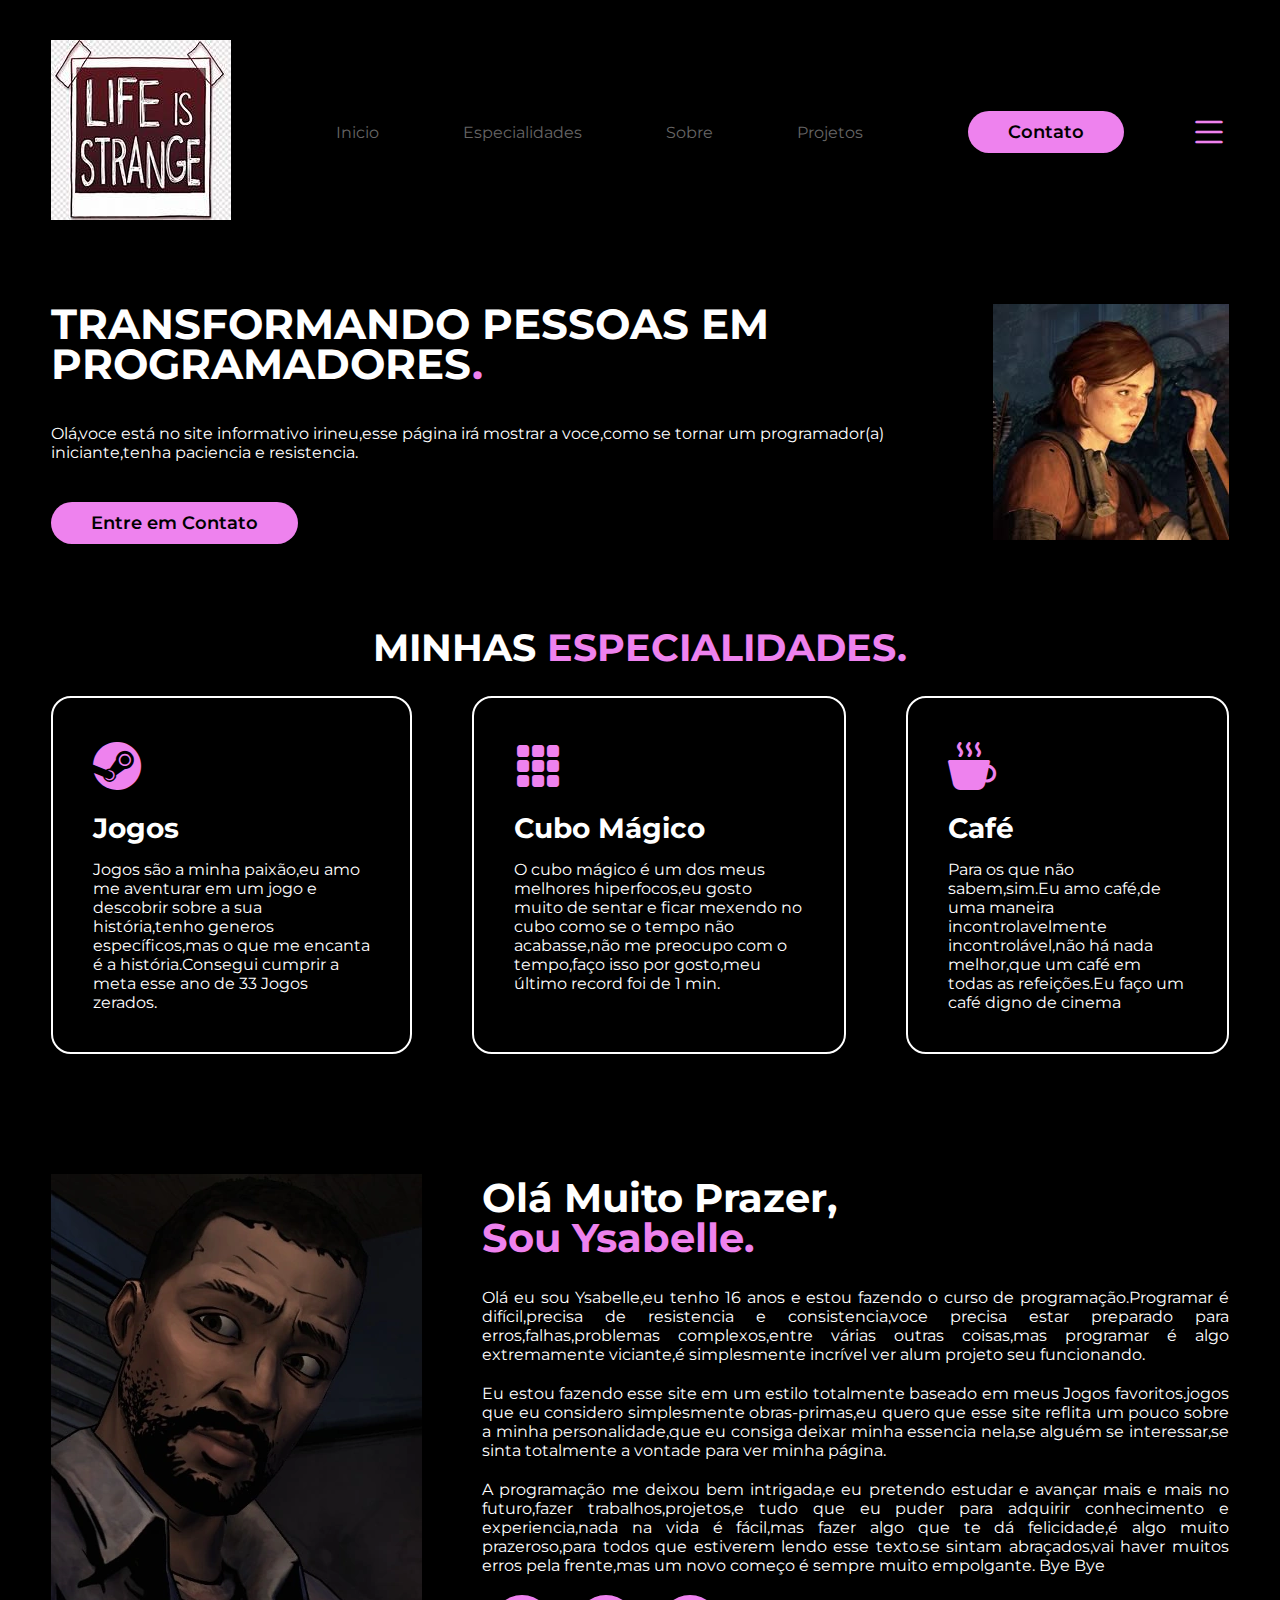
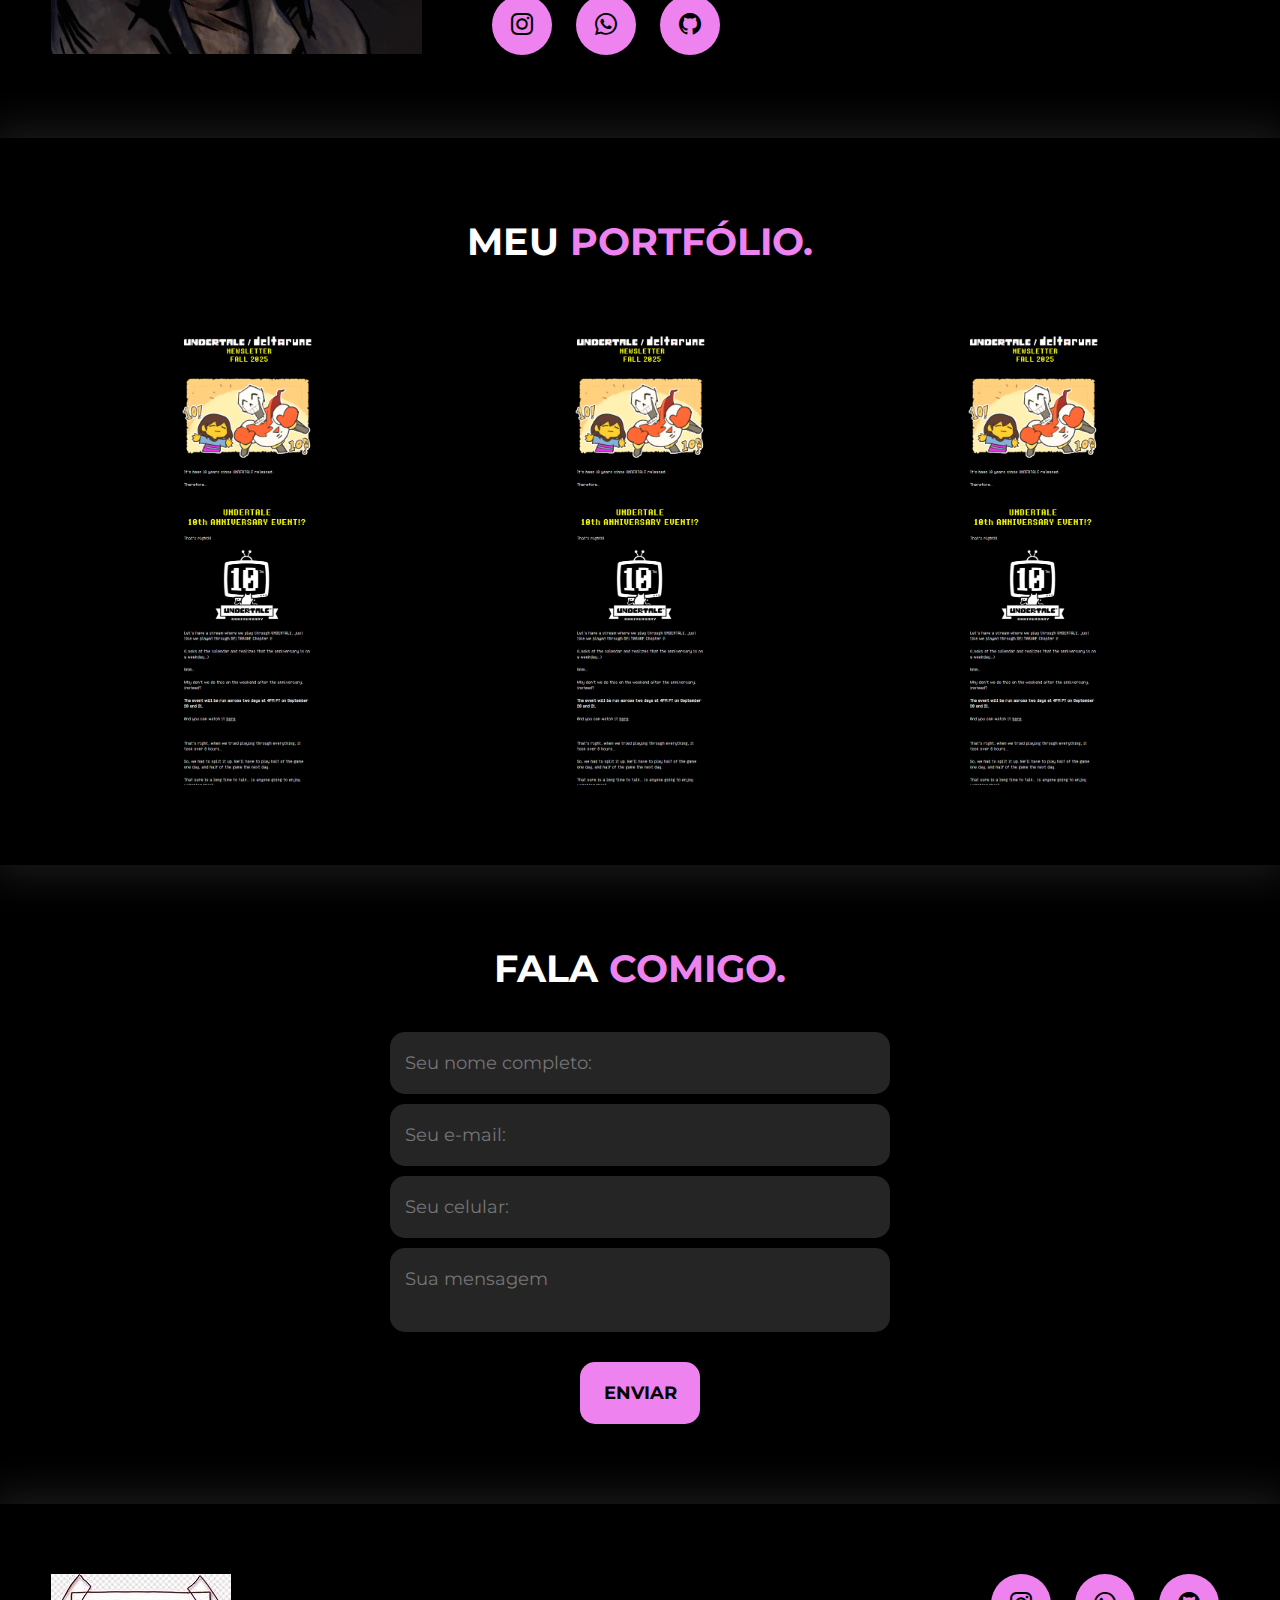
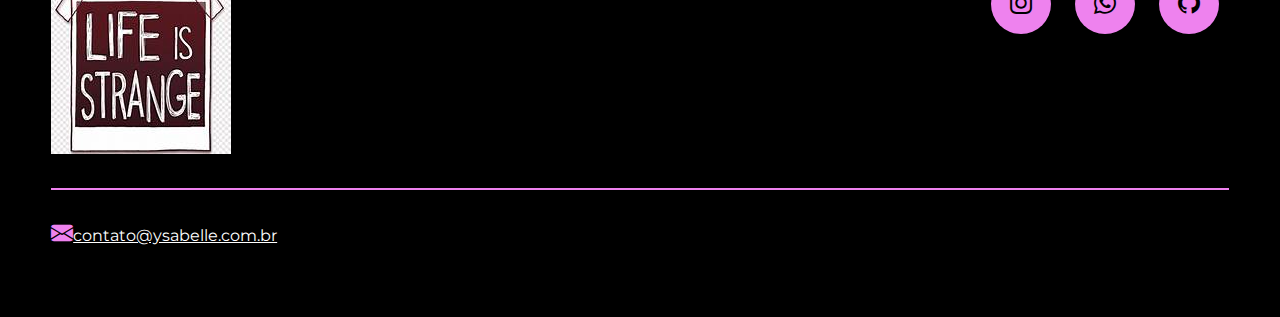
<file: index.html>
<!DOCTYPE html>
<html lang="pt-br">
<head>
    <meta charset="UTF-8">
    <meta name="viewport" content="width=device-width, initial-scale=1.0">
    <!--COMEÇA GOOGLE FONTS-->
    <link rel="preconnect" href="https://fonts.googleapis.com">
    <link rel="preconnect" href="https://fonts.gstatic.com" crossorigin>
    <link href="https://fonts.googleapis.com/css2?family=Montserrat:ital,wght@0,100..900;1,100..900&family=Roboto:ital,wght@0,100..900;1,100..900&display=swap" rel="stylesheet">

    <link rel="stylesheet" href="https://cdn.jsdelivr.net/npm/bootstrap-icons@1.13.1/font/bootstrap-icons.min.css">

    <!--ACABA O GOOGLE FONTS-->
  
    <title>Site informativo-Irineu</title>
    <link rel="stylesheet" href="style.css">

    <script src="menu.js" defer></script>

</head>
<body>
  
     <header>
     
            <div class="interface">
                <div class="logo">
                    <a href="#">
                        <img src="images/logo 1.jfif" alt="logo do Site informativo-Irineu">
                     </a>
                </div>

            <nav class="menu-desktop">
                <ul>
                    <li><a href="#">Inicio</a></li> 
                    <li><a href="Especialidades.html">Especialidades</a></li> 
                    <li><a href="sobre.html">Sobre</a></li> 
                    <li><a href="projetos.html">Projetos</a></li> 
                </ul>
            </nav>

            <div class="btn-contato">
                    <a href="https://www.instagram.com/" target=>
                                <button>Contato</button>
                                <a>

                            </a>
                    </div>


                    <div class="btn-abrir-menu" id="btn-menu">
                        <i class="bi bi-list"></i>

                    </div>


                    <div class="menu-mobile" id="menu-mobile">
                        <div class="btn-fechar">
                            <i class="bi bi-x-lg"></i>
                        </div>

                        <nav>
                            <ul>
                                <li><a href="#">Inícios</a></li>
                                <li><a href="#">Especialidades</a></li>
                                <li><a href="#">Sobre</a></li>
                                <li><a href="#">Projetos</a></li>
                                <li><a href="#">Contato</a></li>
                            </ul>
                        </nav>


                    </div>
                    <div class="overlay-menu" id="overlay-menu">

                    </div>
                </div>
            </header>

        <main>
              <section class="topo-do-site">
                    <div class="interface">
                        <div class="flex">
                            <div class="txt-topo-site">
                                    <h1>TRANSFORMANDO PESSOAS EM PROGRAMADORES<span>.</span></h1>
                                    <p>Olá,voce está no site informativo irineu,esse página irá mostrar a voce,como se tornar um programador(a) iniciante,tenha paciencia e resistencia.
                                    </p>


                                <div class="btn-contato">
                                    <a href="#">
                                                <button>Entre em Contato</button>
                                            </a>
                                         </div>    
                                    </div>
                                       
                                <div class="img-topo-site">
                                                <img src="images/ellie2.jpg" alt="">
                                         </div>
                                    </div>
                                </div>
                            </div>   
                        </section> 

                        <section class="especialidades">
        
                                </div>
                              <div class="interface">
                                <h2 class="titulo">MINHAS <span>ESPECIALIDADES.</span></h2>
                                <div class="flex">
                                    <div class="especialidades-box">
                                        <i class="bi bi-steam"></i>
                                        <h3>Jogos</h3>
                                        <p>Jogos são a minha paixão,eu amo me aventurar em um jogo e descobrir sobre a sua história,tenho generos específicos,mas o que me encanta é a história.Consegui cumprir a meta esse ano de 33 Jogos zerados.</p>
                                    </div>

                                    <div class="especialidades-box">
                                        <i class="bi bi-grid-3x3-gap-fill"></i>
                                        <h3>Cubo Mágico</h3>
                                        <p>O cubo mágico é um dos meus melhores hiperfocos,eu gosto muito de sentar e ficar mexendo no cubo como se o tempo não acabasse,não me preocupo com o tempo,faço isso por gosto,meu último record foi de 1 min.</p>
                                    </div>

                                    <div class="especialidades-box">
                                        <i class="bi bi-cup-hot-fill"></i>
                                        <h3>Café</h3>
                                        <p>Para os que não sabem,sim.Eu amo café,de uma maneira incontrolavelmente incontrolável,não há nada melhor,que um café em todas as refeições.Eu faço um café digno de cinema</p>
                                    </div>
                                </div>
                             </div>
                        </section> 

                        <section class="sobre">
                            <div class="interface">
                                <div class="flex">
                                    <div class="img-sobre">
                                        <img src="images/lee.webp">

                                    </div>

                                    <div class="txt-sobre">
                                    <h2>Olá Muito Prazer, <span> Sou Ysabelle.</span>
                                    </h2>
                                    <p>Olá eu sou Ysabelle,eu tenho 16 anos e estou fazendo o curso de programação.Programar é difícil,precisa de resistencia e consistencia,voce precisa estar preparado para erros,falhas,problemas complexos,entre várias outras coisas,mas programar é algo extremamente viciante,é simplesmente incrível ver alum projeto seu funcionando.</p>
                                    <p>Eu estou fazendo esse site em um estilo totalmente baseado em meus Jogos favoritos.jogos que eu considero simplesmente obras-primas,eu quero que esse site reflita um pouco sobre a minha personalidade,que eu consiga deixar minha essencia nela,se alguém se interessar,se sinta totalmente a vontade para ver minha página.</p>
                                    <p>A programação me deixou bem intrigada,e eu pretendo estudar e avançar mais e mais no futuro,fazer trabalhos,projetos,e tudo que eu puder para adquirir conhecimento e experiencia,nada na vida é fácil,mas fazer algo que te dá felicidade,é algo muito prazeroso,para todos que estiverem lendo esse texto.se sintam abraçados,vai haver muitos erros pela frente,mas um novo começo é sempre muito empolgante. Bye Bye </p>
                                    <div class="btn-social">
                                        <a href="https://www.instagram.com/" target="_blank"><button><i class="bi bi-instagram"></i></button></a>
                                        <a href="https://www.whatsapp.com"><button><i class="bi bi-whatsapp"></i></button></a>
                                        <a href="https:"><button><i class="bi bi-github"></i></button></a>
                                    </div>

                                    </div>
                                </div>
                            </div>
                        </section>

                        <section class="portfolio">
                            <div class="interface">
                                 <h2 class="titulo">MEU <span>PORTFÓLIO.</span></h2>
                                <div class="flex">
                                        <div class="img-port" style="background-image: url(images/screencapture-toby-fangamer-newsletters-autumn25-2025-09-28-07_35_54.png);">
                                            <div class="overlay">Projeto 1</div>
                                        </div>
                                        <div class="img-port" style="background-image: url(images/screencapture-toby-fangamer-newsletters-autumn25-2025-09-28-07_35_54.png);">
                                            <div class="overlay">Projeto 2</div>
                                        </div>
                                        <div class="img-port" style="background-image: url(images/screencapture-toby-fangamer-newsletters-autumn25-2025-09-28-07_35_54.png);">
                                            <div class="overlay">Projeto 3</div>
                                        </div>    

                                        </div>
                                    </div>
                                </div>
                            </div>
                        </section>

                        <section class="formulario">
                            <div class="interface">
                                <h2 class="titulo">FALA <span>COMIGO.</span></h2>


                                <form action="">
                                    <input type="text" name="" id=""     placeholder="Seu nome completo:" required>
                                     <input type="text" name="" id="" placeholder="Seu e-mail:" required>
                                     <input type="text" name="" id="" placeholder="Seu celular:">
                                    <textarea name="" id=""placeholder="Sua mensagem" required></textarea>
                                    <div class="btn-enviar"><input type="submit" value="ENVIAR"></div>
                                </form>
                            </div>
                        </section>

                    </main> 

                    <footer>
                        <div class="interface">
                            <div class="line-footer">
                                <div class="flex">
                                    <div class="logo-footer">
                                        <img src="images/logo 1.jfif" alt="logo do site">
                                    </div>
                                    <div class="btn-social">
                                            <a href="https://www.instagram.com/" target="_blank"><button><i class="bi bi-instagram"></i></button></a>
                                            <a href="https://www.whatsapp.com"><button><i class="bi bi-whatsapp"></i></button></a>
                                            <a href="https://www.github.comgit" target="_blank"><button><i class="bi bi-github"></i></button></a>
                                        </div>
                                    </div>
                                </div>

                                <div class="line-footer borda">
                                    <p><i class="bi bi-envelope-fill"></i><a href="mailto:contato@ysabelle.com.br">contato@ysabelle.com.br</a></p>
                                </div>
                            </div>
                        </footer>
            </header>
    </body>
    </html>
</file>
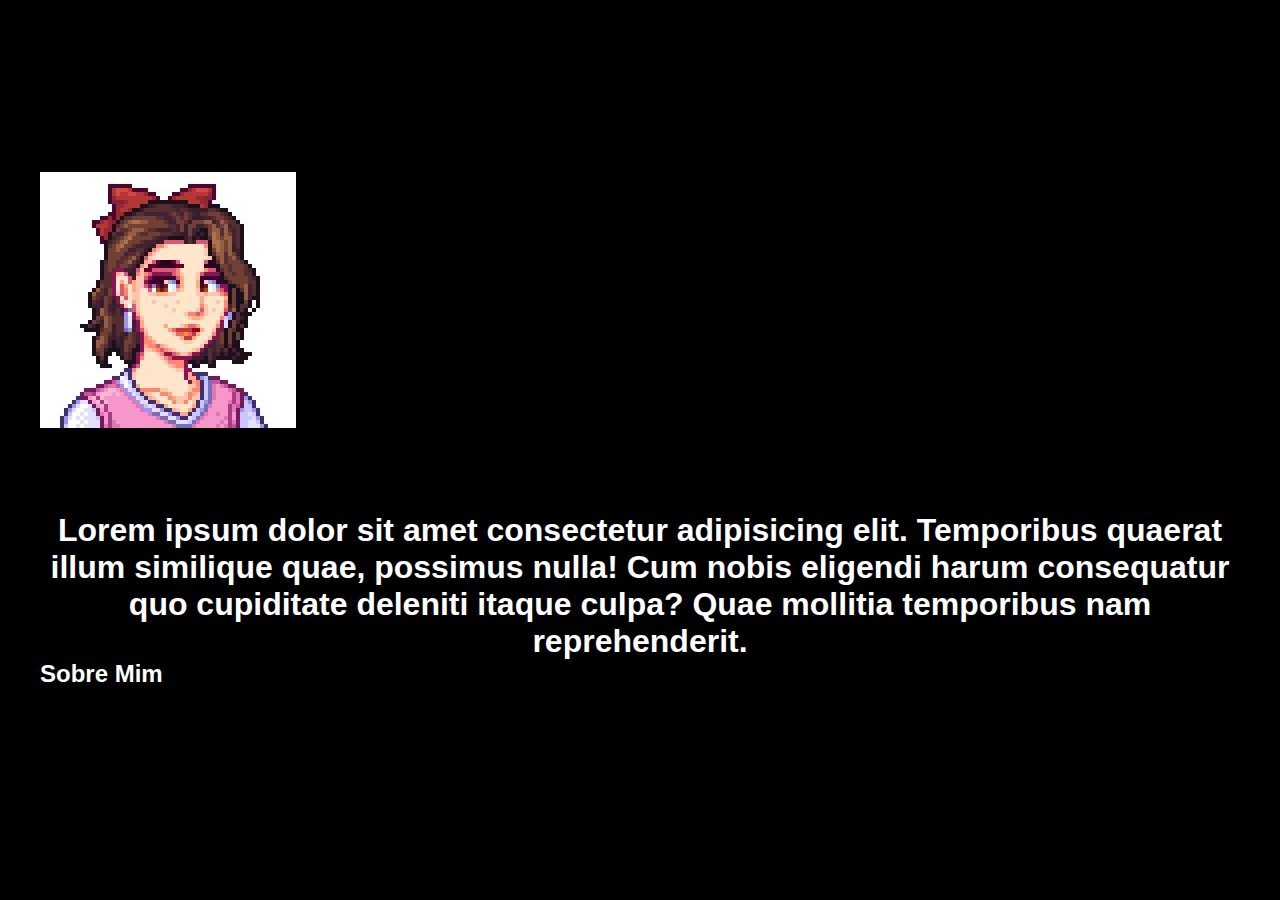
<file: sobre.html>
<!DOCTYPE html>
<html lang="en">
<head>
    <meta charset="UTF-8">
    <meta name="viewport" content="width=device-width, initial-scale=1.0">
    <title>Sobre</title>
    <link rel="stylesheet" href="sobre.css">
   
</head>
<body>

    <header>

        <div>
            <h3>Olaaaaa,jndhsdwebdbydgsbbnw3byydsydbwdbwbydbwybdabbdhyywd</h3>


        </div>
         <div class="interface">
            <div class="logo">
                <div class="container">
                     <a href="#">
                       <img src="images/stardew.jpg" alt="descrição da imagem" class="img-redonda">
                        </a>
                    </div>
                </div>
            </div>
    </header>

    <main>
         <section class="topo-do-site">
                    <div class="interface">
                        <div class="flex">
                            <div class="txt-topo-site">
                                <h1>Lorem ipsum dolor sit amet consectetur adipisicing elit. Temporibus quaerat illum similique quae, possimus nulla! Cum nobis eligendi harum consequatur quo cupiditate deleniti itaque culpa? Quae mollitia temporibus nam reprehenderit.</h1>
                                <h2>Sobre Mim</h2>


       
        </main>
</body>
</html>
</file>
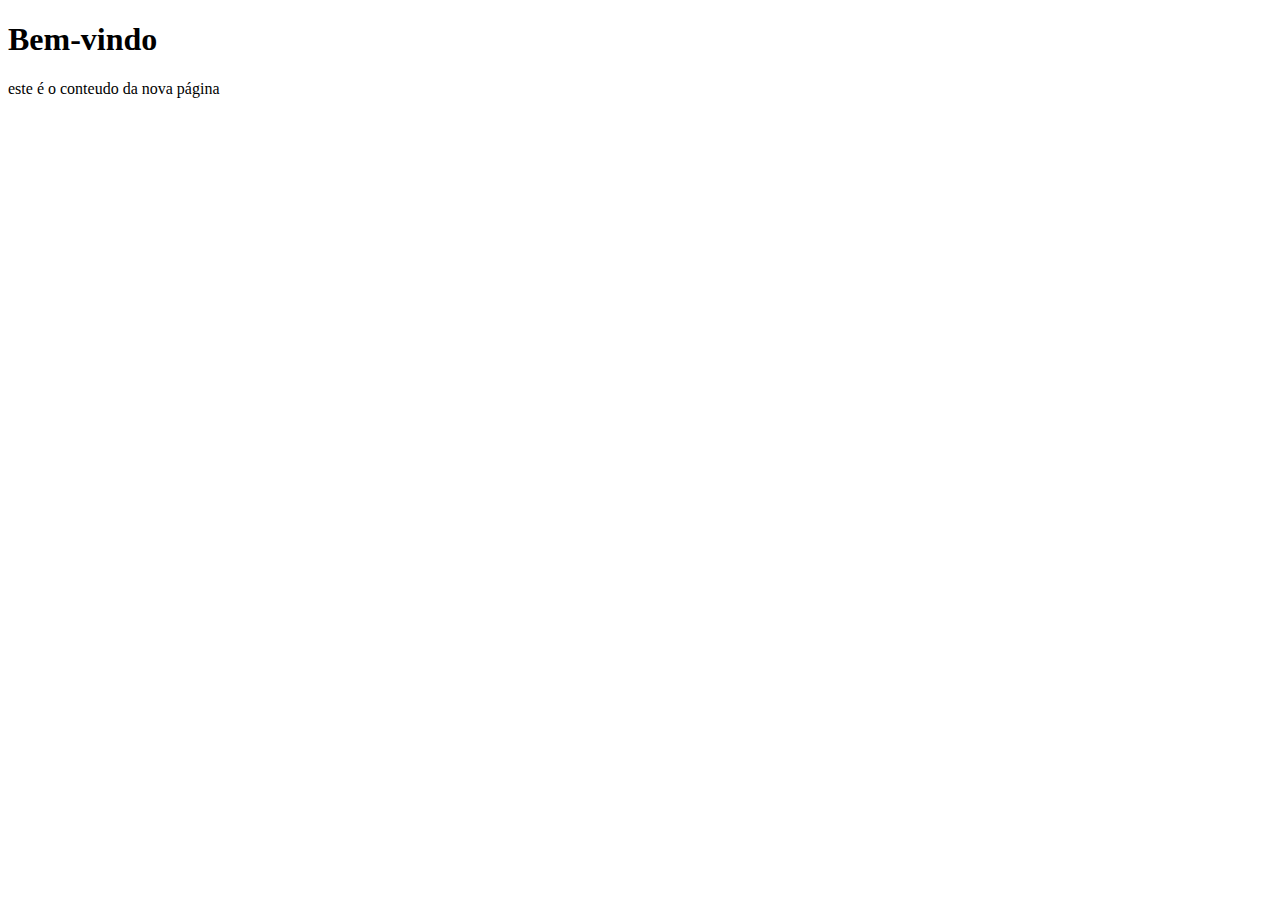
<file: images/templates/pagina.html>
<!DOCTYPE html>
<html lang="en">
<head>
    <meta charset="UTF-8">
    <meta name="viewport" content="width=device-width, initial-scale=1.0">
    <title>Document</title>
</head>
<body>
     <h1>Bem-vindo</h1>
     <p>este é o conteudo da nova página</p>
    
</body>
</html>
</file>
<file: style.css>
/*estilo geral*/

* {
    margin: 0;
    padding: 0;
    box-sizing: border-box;
    font-family: "Montserrat", sans-serif;

}




body {
    background-color: black;
    height: 100vh;

}

.interface {
    max-width: 1200px;
    margin: 0 auto;


}


.flex {
    display: flex;

}
.btn-contato button{
    padding: 10px 40px;
    font-size: 18px;
    font-weight: 600;
    background-color: violet;
    border: 0;
    border-radius: 30px;
    cursor: pointer;
    transition: .2s;

}
h2.titulo {
    color: white;
    font-size: 38px;
    text-align: center;


}
h2.titulo span{
    color: violet;



}
button:hover,form .btn-enviar input:hover {
     box-shadow: 0px 0px 8px violet;
    transform: scale(1.05);

}
   

header {
    padding: 40px 4%;

}
header > .interface {
    display: flex;
    align-items: center;
    justify-content: space-between;

}
header a {
    color: #666565;
    text-decoration: none
    


}
header nav.menu-desktop a:hover {
    color: #fff;
    transform: scale(1.05);
    display: inline-block;
    transition: .2s;



}


header nav ul {
    list-style-type: none;
  

}
header nav.menu-desktop ul li {
    display: inline-block;
    padding: 0 40px;

}

/*ESTILO DO MENU MOBILE*/
.btn-abrir-menu i{
    color: violet;
    font-size: 40px;




}





.menu-mobile{
    background-color: #000;
    height: 100vh;
    position: fixed;
    top: 0;
    right: 0;
    z-index: 99999;
    width: 0%;
    overflow: hidden;
    transition: .5s;

}

.menu-mobile.abrir-menu{
    width: 70%;

}
.menu-mobile.abrir-menu ~ .overlay-menu{
    display: block;


}
    
.menu-mobile .btn-fechar{
    padding: 20px 5%;

}

.menu-mobile .btn-fechar i{
    color: violet;
    font-size: 30px;


}



.menu-mobile nav ul{
    text-align: right;

}
.menu-mobile nav ul li a{
    color: #fff;
    font-size: 20px;
    font-weight: 300;
    padding: 20px 8%;
    display: block;
    
}
.menu-mobile nav ul li a:hover{
    background-color: violet;
    color: #000;

    



}
.overlay-menu {
    background-color: #000000ad;
    width: 100%;
    height: 100%;
    position: fixed;
    top: 0;
    left: 0;
    z-index: 88888;
    display: none;


}

/*estilo do topo do site*/

section.topo-do-site {
    padding: 40px 4%;


}
section.topo-do-site .flex {
    align-items: center;
    justify-content: center;
    gap: 90px;

}
.topo-do-site h1 {
    color: white;
    font-size: 42px;
    line-height: 40px;


}
.topo-do-site .txt-topo-site h1 span{
    color: violet;

}
.topo-do-site .txt-topo-site p{
    color: #fff;
    margin: 40px 0px;

}

.topo-do-site .img-topo-site img{
    position: relative;
    animation: flutuar 2s ease-in-out infinite;


}

@keyframes flutuar{
    0%{
        top: 0;
    }
    100%{
        top: 30px;

    }
}

section.especialidades {
    padding: 40px 4%;


}
section.especialidades .flex{
    gap: 60px;



}


.especialidades .especialidades-box{
    color: white;
    padding: 40px;
    border: 2px solid white;
    margin-top: 25px;
    border-radius: 20px;
    transition: .2s;


}

.especialidades .especialidades-box:hover {
    transform: scale(1.05);
    box-shadow: 0 0 8px rgba(255, 255, 255, 0.375);



}


.especialidades .especialidades-box i{
    font-size: 48px;
    color: violet;
}
.especialidades .especialidades-box h3{
    font-size: 28px;
    margin: 15px 0;
    


}

section.sobre{
    padding: 80px 4%;

}
section.sobre .flex{
    align-items: center;
    gap: 60px;


}



.sobre .txt-sobre{
    color: #fff;

}
.sobre .txt-sobre h2{
    font-size: 40px;
    line-height: 40px;
    margin-bottom: 30px;

}
.sobre .txt-sobre h2 span{
    color: violet;
    display: block;


}
.sobre .txt-sobre p{
    margin: 20px 0;
    text-align: justify;

}
.btn-social button{
    width: 60px;
    height: 60px;
    border-radius: 50%;
    border: none;
    background-color: violet;
    font-size: 22px;
    cursor: pointer;
    margin: 0 10px;
    transition: .2s;

}
/* ESTILO DO PORTFÓLIO */ 
section.portfolio {
    padding: 80px 4%;
    box-shadow: 0 0 40px 10px #ffffff1c;

}
section.portfolio .flex {
    justify-content: space-around;
    margin-top: 60px;



}

.img-port {
    width: 360px;
    height: 460px;
    background-color: violet;
    background-size: cover;
    background-position: 100% 0%;
    transition: 8s;
    cursor: pointer;
    border-radius: 40px;
    position: relative;
}
.img-port:hover{
    background-position: 100% 100%;

}
.overlay {
    position: absolute;
    top: 0;
    left: 0;
    width: 100%;
    height: 100%;
    background-color: rgba(12, 12, 12, 0.473);
    border-radius: 40px;
    display: flex;
    align-items: center;
    justify-content: center;
    font-size: 24px;
    font-weight: 600;
    color: #fff;
    opacity: 0;
    transition: .5s;
}
.overlay:hover{
    opacity: 1;

}
/* estilo de formulario de contato */
section.formulario{
    padding: 80px 4%;


}
form {
    max-width: 500px;
    margin: 0 auto;
    display: flex;
    justify-content: center;
    flex-direction: column;
    gap: 10px;
    margin-top: 40px;
}
form input, form textarea{
    width: 100%;
    background-color: #252525;
    border: 0;
    outline: 0;
    padding: 20px 15px;
    border-radius: 15px;
    color: #fff;
    font-size: 18px;
}
form textarea {
    resize: none;
    max-height: 200px;

}
form .btn-enviar {
    margin-top: 20px;
    text-align: center;

}
form .btn-enviar input{
    width: 120px;
    background-color: violet;
    color: black;
    font-weight: 700;
    cursor: pointer;
    transition: .2s;

}
/* estilo do rodape */
footer {
    padding: 40px 4%;
    box-shadow: 0 0 40px 10px #ffffff1c;
    

}
footer .flex{
    justify-content: space-between;


}
footer .line-footer {
    padding: 30px 0;
    

}
.borda {
    border-top: 2px solid violet;

}

footer .line-footer p i{
    color: violet;
    font-size: 22px;

}
footer .line-footer p a{
    color: #fff;

}
@media screen and (max-width:1020px){
    /*CLASSES GERAIS*/
    .flex{
        flex-direction: column;

    }

    h2.titulo {
    
        font-size: 34px;
        line-height: 30px;

    }

    /*CABECARIO*/
    .menu-desktop,.btn-contato{
        display: none;

    }
    /*TOPO DO SITE*/
    section.topo-do-site .flex {
        gap: 40px;

    }

    section.topo-do-site{
        padding: 20px 8%;

    }    

    .topo-do-site h1{
        font-size: 30px;
  
    }

    .topo-do-site .img-topo-site img{
        width: 100%;

    }
    /*ESPECIALIDADES*/

    section.especialidades{
        padding: 40px 8%;

    }
    /*SOBRE*/
    section.sobre{
        padding: 80px 8%;
    }

    .sobre .txt-sobre h2{
        font-size: 34px;
        line-height: 35px;
        text-align: center;
        
    } 
    .btn-social{
        text-align: center;
    }

    .img-sobre img{
        width: 100%;

    }
    /*PORTFOLIO*/
    section.portfolio {
        padding: 80px 8%;
    
    }

    .img-port {
        width: 100%;
        max-width: 360px;
        margin: 0 auto;
       
    }
    section.portfolio .flex {
        gap: 60px;


    }
    /*RODAPE*/
    footer .flex{
        flex-direction: column;
        gap: 30px;
    }
    footer .line-footer {
        text-align: center;
    
    }


}
</file>
<file: sobre.css>
* {
    margin: 0;
    padding: 0;
    box-sizing: border-box;
    font-family: 'Franklin Gothic Medium',sans-serif;

}



body {
    background-color: black;
    height: 100vh;
}
.header {
    padding: 40px 4%;

}


.interface {
    max-width: 1200px;
    margin: 0 auto;


}
.logo {
    padding: 80px 0;
    margin-top: 70px;
    object-fit: cover;

}
.container {
    display: flex;
    flex-direction: row;
    align-items: center;

}
.container .imagem-wrapper {
    width: 250px;
    height: 250px;
    border-radius: 50%;
    overflow: hidden;


}
.imagem-wrapper {
    margin-right: 20px;
    flex-shrink: 0;
    border-radius: 50%;

}

.container h1{
    position: absolute;
    top: 10%;
    left: 50%;
    transform: translateX(-50%);
    text-align: center;
    
    

}


.texto-wrapper {
    flex-grow: 1;
    color: white;
    text-align: justify;


}
.texto-wrapper p {
    margin-bottom: 10px;



}



h1 {
    color: white;
    text-align: center;
    display: inline-block;
    

}
h2 {
    color: white;
    text-align: center;
    display: inline-block;

}
</file>
